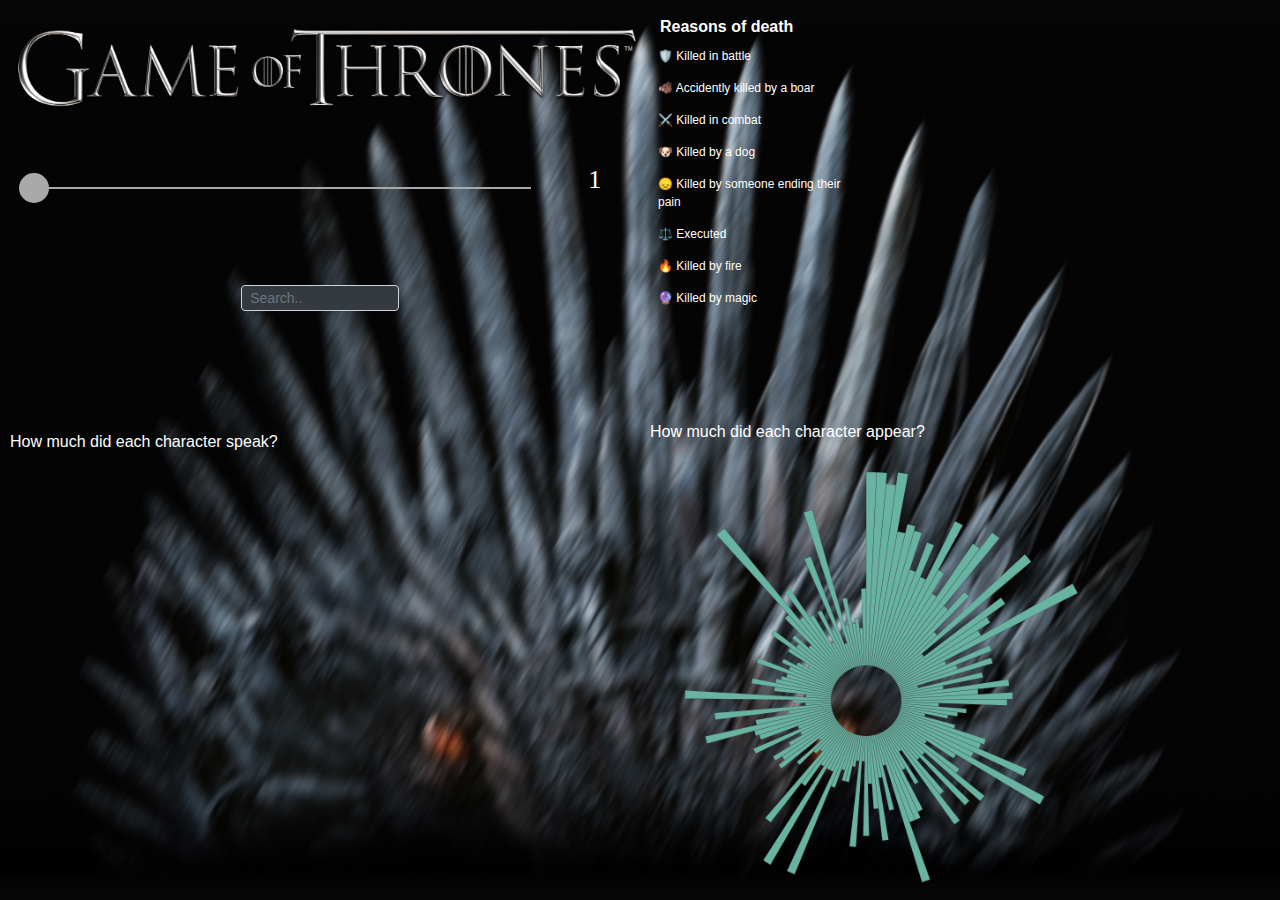
<file: index.html>
<!DOCTYPE html>
<html lang="en">

<head>
    <meta charset="UTF-8">
    <meta http-equiv="X-UA-Compatible" content="IE=edge">
    <meta name="viewport" content="width=device-width, initial-scale=1.0">
    <script src="https://d3js.org/d3.v7.min.js"></script>
    <script src="index.js"></script>
    <link rel="stylesheet" href="styles.css">
    <link rel="stylesheet" href="https://cdn.jsdelivr.net/npm/bootstrap@4.3.1/dist/css/bootstrap.min.css"
        integrity="sha384-ggOyR0iXCbMQv3Xipma34MD+dH/1fQ784/j6cY/iJTQUOhcWr7x9JvoRxT2MZw1T" crossorigin="anonymous">
    <title>Group 32 - Game of Thrones</title>
</head>

<body onload="init()">
    <div class="flexbox-container flexbox-screen-container">
        <div class="flexbox-container flexbox-semi-container">
            <div class="flexbox-container flexbox-upper-container">
                <div class="flexbox-item title"><img id ="log" class="img-fluid" alt="Responsive image" src = "logo_.png"></div>

                <div class="flexbox-item">
                    <div class="slider">
                        <input id="slider" type="range" min="1" max="73" value="1" oninput="handleMouseMoveAndSlider(this.value)" onclick="update(this.value)">
                        <p class = "font-weight-light text-white" id="rangeValue">1</p>
                    </div>
                </div>
                <div class="flexbox-item">
                    <div class="searchbar">
                        <input type="text" class = "form-control form-control-sm rounded bg-dark text-white" style="width: 25%; height: 5%" placeholder="Search.." name="search" id="searchbar" onkeyup="searchCharacter()">
                    </div>
                    <div class="scroll">
                        <div class="user-cards"></div>
                    </div> 
                </div>
            </div>
            <div class="flexbox-upper-container" id="bubbleGraph">
                <div id="legend">
                    <dl class= "font-weight-light text-white">
                        <dt id="bubbleTitle">Reasons of death</dt>
                        <dd>🛡️ Killed in battle</dd>
                        <dd>🐗 Accidently killed by a boar</dd>
                        <dd>⚔️ Killed in combat</dd>
                        <dd>🐶 Killed by a dog</dd>
                        <dd>😞 Killed by someone ending their pain</dd>
                        <dd>⚖️ Executed</dd>
                        <dd>🔥 Killed by fire</dd>
                        <dd>🔮 Killed by magic</dd>
                        <dd>🗡️ Murdered</dd>
                        <dd>💊 Poisoned</dd>
                        <dd>🤝 Sacrificed themselves</dd>
                        <dd>🐻 Killed by a bear</dd> 
                        <dd>👋 Suicide</dd>
                        <dd>😱 Killed by treason</dd>
                        <dd>🐺 Killed by a wolf</dd>
                    </dl>
                </div>
                <div id="bubble"></div>
            </div>
        </div>
        <div class="flexbox-container flexbox-semi-container">
            <div class="flexbox-container flexbox-bottom-container">
                <div class="flexbox-item" id="dialogueGraph">
                    <dt class ="font-weight-light text-white">How much did each character speak?</dt>
                    <br>
                    <br>
                </div>
                <div class="flexbox-item">
                    <!--div id="my_dataviz" ></div-->
                    <dt class ="font-weight-light text-white">How much did each character appear?</dt>
                    <img id ="log" class="img-fluid" alt="Responsive image" src = "circle.png" style="width: 70%; height: 95%">
                </div>
            </div>
        </div>
    </div>
</body>
</html>
</file>
<file: styles.css>
body{
    background-image: url(backblur_.jpg);

    background-position: center center;
    background-repeat: no-repeat;
    background-attachment: fixed;
    background-size: cover;
    background-color: #464646;

}

.flexbox-container{
    display: flex;
}

.flexbox-screen-container{
    height: 100vh;
    flex-direction: column;
}

.flexbox-semi-container{
    height: 100vw;
    flex-direction: row;
    
}

.flexbox-upper-container{
    width: 100vw;
    flex-direction: column;
    
    
}

.flexbox-bottom-container{
    width: 100vw;
    flex-direction: row;
    
}

.flexbox-item{
    min-height: 40px;
    flex-direction: column;
    
    flex-grow: 1;
    flex-basis: 0;
  
}

.title{
    font-size: 5vw;
    display:flex;
    align-items: center;
    justify-content: space-around;
}

.slider {
    display:flex;
    align-items: center;
    justify-content: space-around;
}

.slider p {
    font-size: 26px;
    font-weight: 600;
    font-family: Open Sans;
    color: black;
    padding: 20px;
}

.slider input[type="range"] {
    -webkit-appearance:none !important;
    width: 40vw;
    height: 2px;
    background: darkgrey;
}

.slider input[type="range"]::-webkit-slider-thumb {
    -webkit-appearance: none !important;
    width: 30px;
    height:30px;
    background: darkgrey;
    border-radius: 50%;
    cursor: pointer;
}

.searchbar{
    display:flex;
    align-items: center;
    justify-content: space-around;
    margin: 5px;
}

.slider input[type="range"]::-webkit-slider-thumb:hover {
    background:grey;
    width: 30px;
    height:30px;
}

.topnav input[type=text] {
    float: left;
    padding: 6px;
    border: none;
    margin-top: 8px;
    margin-right: 16px;
    font-size: 17px;
  }

.selected-episode-line{
    stroke: white;
    stroke-width: 2px;
}

.user-cards {
    display: grid;
    grid-template-columns: repeat(auto-fill, minmax(150px, 1fr));
    gap: .25rem;
    overflow-x: hidden;
    overflow-y: auto;
    margin-top: 2px;
    margin-left: 5px;
    margin-right: 5px;
}
  
.card {
   
    padding: .2rem;
    font-size: 12px;
}

.scroll {
    height: 60px;
    overflow-x: hidden;
    overflow-y: auto;
}

dd{
    font-size: 12px;
    max-width: 200px;
    max-height: 300px;
    padding: 3px;
}

#bubbleTitle{
    max-width: 200px;
    max-height: 300px;
    padding: 5px; 
}
#bubbleTitle{
    padding: 5px; 
    max-width: 200px;
}

dl{
    max-width: 200px;
    max-height: 300px; 
}


#legend{
    max-width: 200px;
    max-height: 300px;
    overflow-x: hidden;
    overflow-y: auto;
    margin-left: 15px;
    margin-top: 10px;
    display: flex;
    flex-direction: row;
}


#bubbleGraph{
    display: flex;
    flex-direction: row;
}

#dialogueGraph{
    padding: 10px;
}

#log{
    margin-left: 15px; 
}
</file>
